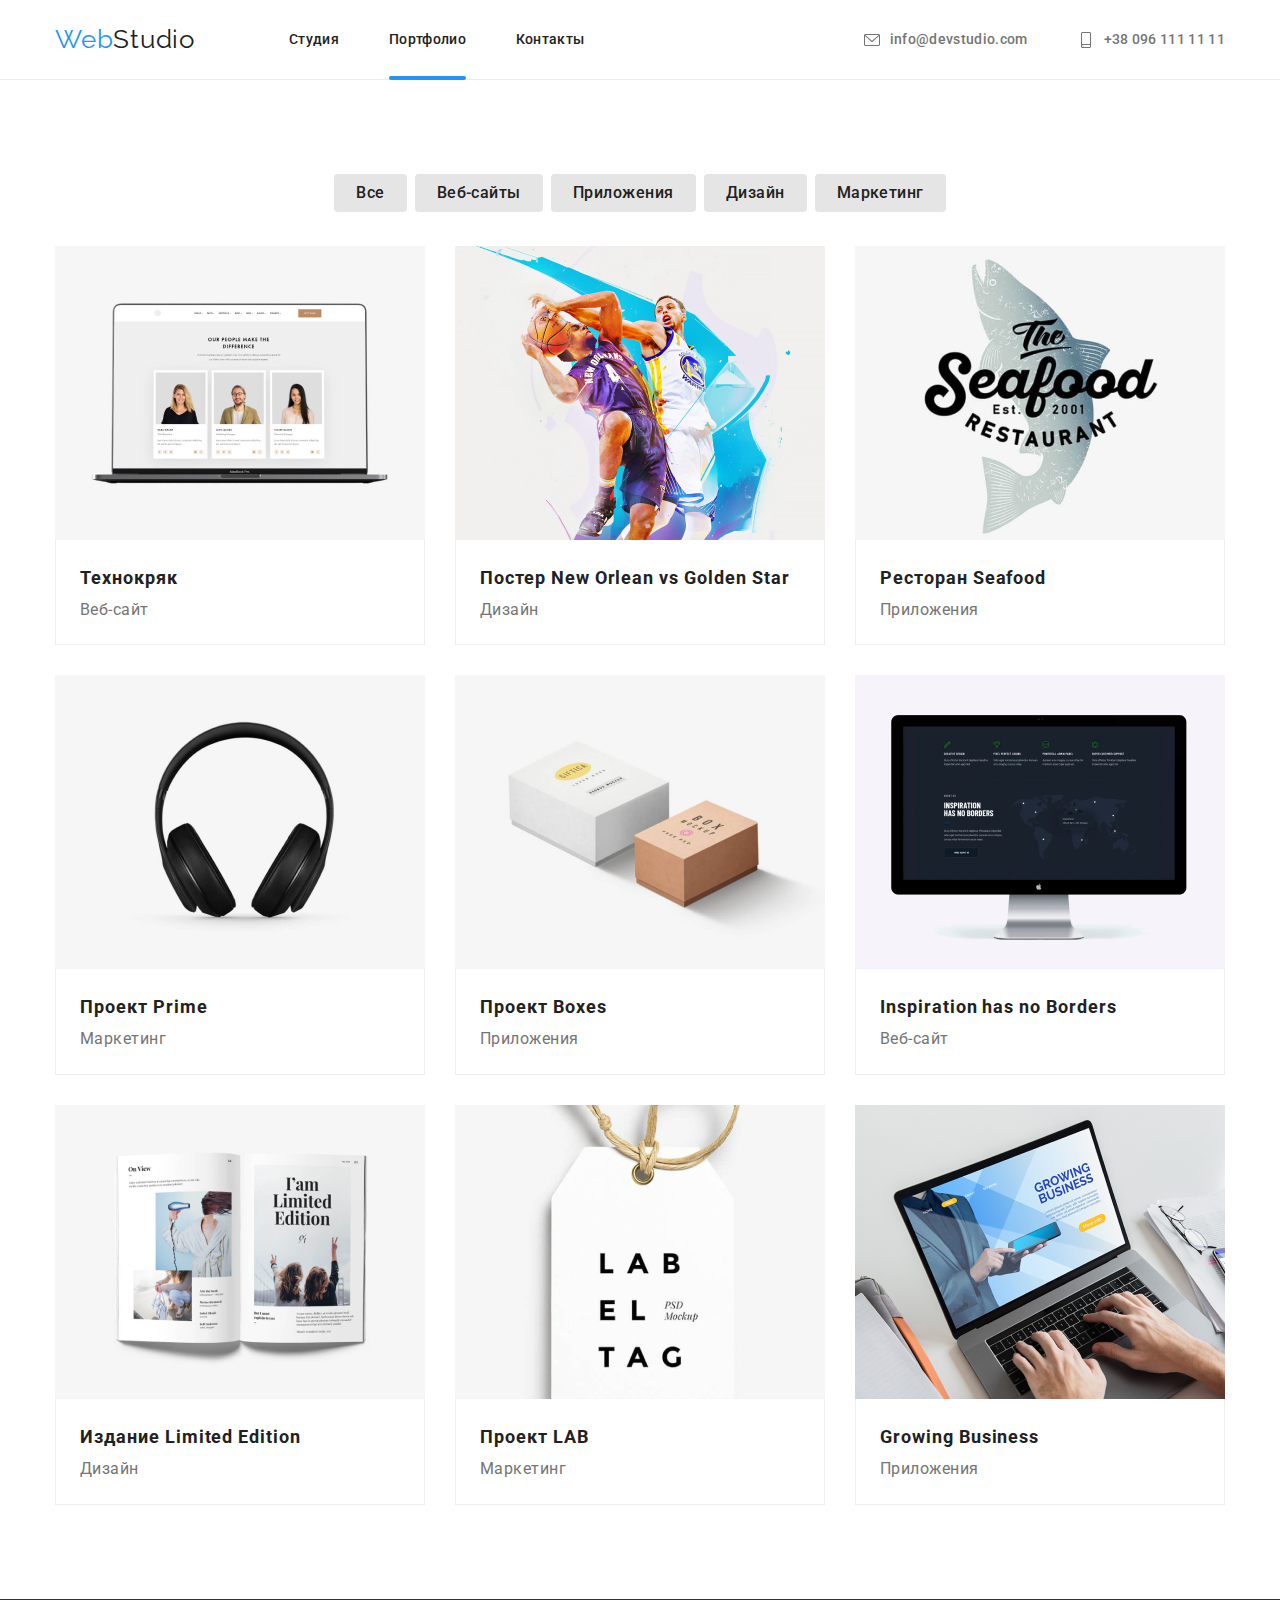
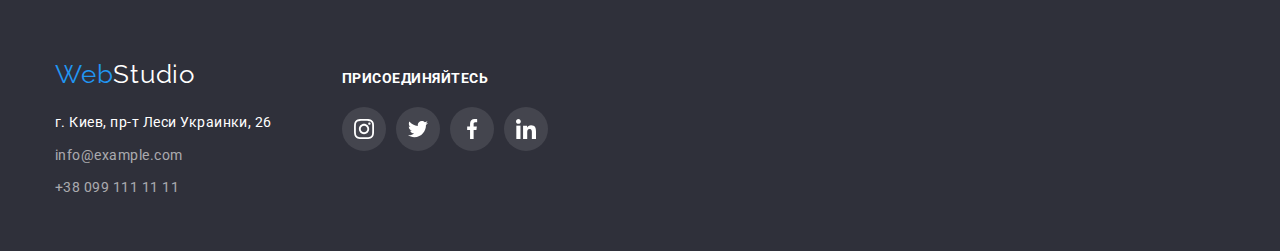
<file: portfolio.html>
<!DOCTYPE html>
<html lang="ru">
  <head>
    <meta charset="UTF-8" />
    <meta name="viewport" content="width=device-width, initial-scale=1.0" />
    <link
      href="https://fonts.googleapis.com/css2?family=Oleo+Script&family=Raleway:wght@700&family=Roboto:ital,wght@0,400;0,500;0,700;0,900;1,700&display=swap"
      rel="stylesheet"
    />
    <link
      rel="stylesheet"
      href="https://cdnjs.cloudflare.com/ajax/libs/modern-normalize/1.0.0/modern-normalize.min.css"
    />
    <link rel="stylesheet" href="css/style.css" />
    <title>WebStudio</title>
  </head>
  <body>
    <!--Верхняя линия-->
    <header>
      <div class="container">
        <div class="header-box">
          <a href="./index.html" class="logo"
            >Web<span style="color: #212121">Studio</span></a
          >
          <nav class="nav">
            <ul class="sait-nav">
              <li class="item">
                <a href="index.html" class="link">Студия</a>
              </li>
              <li class="item portfolio-visited">
                <a href="portfolio.html" class="link">Портфолио</a>
              </li>
              <li class="item"><a href="" class="link">Контакты</a></li>
            </ul>
          </nav>
          <ul class="link-header">
            <li class="item">
              <div class="link-box">
                <a href="mailto:info@devstudio.com" class="link"
                  ><svg class="icon" width="16px" height="20px">
                    <use
                      class="link-icon-item"
                      href="./Img/sprite.svg#envelope"
                    ></use>
                  </svg>
                  info@devstudio.com</a
                >
              </div>
            </li>
            <li class="item">
              <div class="link-box">
                <a href="tel:+380961111111" class="link">
                  <svg class="icon" width="16px" height="20px">
                    <use
                      class="link-icon-item"
                      href="./Img/sprite.svg#smartphone"
                    ></use>
                  </svg>
                  +38 096 111 11 11</a
                >
              </div>
            </li>
          </ul>
        </div>
      </div>
    </header>
    <!--Основной контент-->
    <main>
      <!--Фыльтри-->
      <section class="section">
        <div class="container">
          <h2 class="section-title visually-hidden">Фыльтри</h2>
          <ul class="filter">
            <li class="item"><a href="" class="link filter-btn">Все</a></li>
            <li class="item">
              <a href="" class="link filter-btn">Веб-сайты</a>
            </li>
            <li class="item">
              <a href="" class="link filter-btn">Приложения</a>
            </li>
            <li class="item"><a href="" class="link filter-btn">Дизайн</a></li>
            <li class="item">
              <a href="" class="link filter-btn">Маркетинг</a>
            </li>
          </ul>
          <!--Проекты-->
          <ul class="project">
            <li class="item">
              <a href="" class="project-img-link">
                <div class="test-over">
                  <img
                    src="./Img/Portfolio/img.png"
                    alt="Технокряк"
                    width="370"
                    class="project-img"
                  />
                  <div class="overlay">
                    <p class="overlay-text">
                      Технокряк это современная площадка распространения
                      коронавируса. Компании используют эту платформу для
                      цифрового шпионажа и атак на защищённые сервера
                      конкурентов.
                    </p>
                  </div>
                </div>
                <div class="project-content">
                  <h4 class="title">Технокряк</h4>
                  <p class="text">Веб-сайт</p>
                </div>
              </a>
            </li>

            <li class="item">
              <a href="" class="project-img-link">
                <div class="test-over">
                  <img
                    src="./Img/Portfolio/img(1).png"
                    alt="Постер New Orlean vs Golden Star"
                    width="370"
                    class="project-img"
                  />
                  <div class="overlay">
                    <p class="overlay-text">
                      Технокряк это современная площадка распространения
                      коронавируса. Компании используют эту платформу для
                      цифрового шпионажа и атак на защищённые сервера
                      конкурентов.
                    </p>
                  </div>
                </div>
                <div class="project-content">
                  <h4 class="title">Постер New Orlean vs Golden Star</h4>
                  <p class="text">Дизайн</p>
                </div>
              </a>
            </li>

            <li class="item">
              <a href="" class="project-img-link">
                <div class="test-over">
                  <img
                    src="./Img/Portfolio/img(2).png"
                    alt="Ресторан Seafood"
                    width="370"
                    class="project-img"
                  />
                  <div class="overlay">
                    <p class="overlay-text">
                      Технокряк это современная площадка распространения
                      коронавируса. Компании используют эту платформу для
                      цифрового шпионажа и атак на защищённые сервера
                      конкурентов.
                    </p>
                  </div>
                </div>
                <div class="project-content">
                  <h4 class="title">Ресторан Seafood</h4>
                  <p class="text">Приложения</p>
                </div>
              </a>
            </li>

            <li class="item">
              <a href="" class="project-img-link">
                <div class="test-over">
                  <img
                    src="./Img/Portfolio/img(3).png"
                    alt="Ресторан Seafood"
                    width="370"
                    class="project-img"
                  />
                  <div class="overlay">
                    <p class="overlay-text">
                      Технокряк это современная площадка распространения
                      коронавируса. Компании используют эту платформу для
                      цифрового шпионажа и атак на защищённые сервера
                      конкурентов.
                    </p>
                  </div>
                </div>
                <div class="project-content">
                  <h4 class="title">Проект Prime</h4>
                  <p class="text">Маркетинг</p>
                </div></a
              >
            </li>

            <li class="item">
              <a href="" class="project-img-link">
                <div class="test-over">
                  <img
                    src="./Img/Portfolio/img(4).png"
                    alt="Ресторан Seafood"
                    width="370"
                    class="project-img"
                  />
                  <div class="overlay">
                    <p class="overlay-text">
                      Технокряк это современная площадка распространения
                      коронавируса. Компании используют эту платформу для
                      цифрового шпионажа и атак на защищённые сервера
                      конкурентов.
                    </p>
                  </div>
                </div>
                <div class="project-content">
                  <h4 class="title">Проект Boxes</h4>
                  <p class="text">Приложения</p>
                </div></a
              >
            </li>

            <li class="item">
              <a href="" class="project-img-link">
                <div class="test-over">
                  <img
                    src="./Img/Portfolio/img(5).png"
                    alt="Ресторан Seafood"
                    width="370"
                    class="project-img"
                  />
                  <div class="overlay">
                    <p class="overlay-text">
                      Технокряк это современная площадка распространения
                      коронавируса. Компании используют эту платформу для
                      цифрового шпионажа и атак на защищённые сервера
                      конкурентов.
                    </p>
                  </div>
                </div>
                <div class="project-content">
                  <h4 class="title">Inspiration has no Borders</h4>
                  <p class="text">Веб-сайт</p>
                </div></a
              >
            </li>

            <li class="item">
              <a href="" class="project-img-link">
                <div class="test-over">
                  <img
                    src="./Img/Portfolio/img(6).png"
                    alt="Ресторан Seafood"
                    width="370"
                    class="project-img"
                  />
                  <div class="overlay">
                    <p class="overlay-text">
                      Технокряк это современная площадка распространения
                      коронавируса. Компании используют эту платформу для
                      цифрового шпионажа и атак на защищённые сервера
                      конкурентов.
                    </p>
                  </div>
                </div>
                <div class="project-content">
                  <h4 class="title">Издание Limited Edition</h4>
                  <p class="text">Дизайн</p>
                </div></a
              >
            </li>

            <li class="item">
              <a href="" class="project-img-link">
                <div class="test-over">
                  <img
                    src="./Img/Portfolio/img(7).png"
                    alt="Ресторан Seafood"
                    width="370"
                    class="project-img"
                  />
                  <div class="overlay">
                    <p class="overlay-text">
                      Технокряк это современная площадка распространения
                      коронавируса. Компании используют эту платформу для
                      цифрового шпионажа и атак на защищённые сервера
                      конкурентов.
                    </p>
                  </div>
                </div>
                <div class="project-content">
                  <h4 class="title">Проект LAB</h4>
                  <p class="text">Маркетинг</p>
                </div></a
              >
            </li>

            <li class="item">
              <a href="" class="project-img-link">
                <div class="test-over">
                  <img
                    src="./Img/Portfolio/img(8).png"
                    alt="Ресторан Seafood"
                    width="370"
                    class="project-img"
                  />
                  <div class="overlay">
                    <p class="overlay-text">
                      Технокряк это современная площадка распространения
                      коронавируса. Компании используют эту платформу для
                      цифрового шпионажа и атак на защищённые сервера
                      конкурентов.
                    </p>
                  </div>
                </div>
                <div class="project-content">
                  <h4 class="title">Growing Business</h4>
                  <p class="text">Приложения</p>
                </div></a
              >
            </li>
          </ul>
        </div>
      </section>
    </main>
    <!--Подвал-->
    <footer class="footer">
      <div class="container footer">
        <div>
          <a href="./index.html" lang="en" class="logo"
            >Web<span style="color: #ffffff">Studio</span>
          </a>
          <ul class="link-footer">
            <li>г. Киев, пр-т Леси Украинки, 26</li>
            <li class="link">
              <a href="mailto:info@example.com">info@example.com</a>
            </li>
            <li class="link">
              <a href="tel:+380991111111">+38 099 111 11 11</a>
            </li>
          </ul>
        </div>
        <div class="footer-social-container">
          <h2 class="social-list-title">присоединяйтесь</h2>
          <ul class="footer-social-list">
            <li class="footer-social-item">
              <a href="" class="footer-social-link"
                ><svg class="social-list-icon">
                  <use href="./Img/sprite.svg#instagram"></use>
                </svg>
              </a>
            </li>
            <li class="footer-social-item">
              <a href="" class="footer-social-link"
                ><svg class="social-list-icon">
                  <use href="./Img/sprite.svg#twitter"></use>
                </svg>
              </a>
            </li>
            <li class="footer-social-item">
              <a href="" class="footer-social-link"
                ><svg class="social-list-icon">
                  <use href="./Img/sprite.svg#facebook"></use>
                </svg>
              </a>
            </li>
            <li class="footer-social-item">
              <a href="" class="footer-social-link"
                ><svg class="social-list-icon">
                  <use href="./Img/sprite.svg#linkedin"></use>
                </svg>
              </a>
            </li>
          </ul>
        </div>
      </div>
    </footer>
  </body>
</html>
</file>
<file: css/style.css>
/* Навигация
    1)index.html
    2)portfolio */
/* Основной цвет #212121 */
/* Вторычний цвет #757575 */
/* Цвет белый #ffffff */
/* Акцент #2196F3 */
/* Цвет фона #E5E5E5*/
/* Вторычний цвет фона 2F303A*/
/* Убирает отсутпи */

/* Текст Roboto 400 500 700 900  sans-serif*/
/* Текст Raleway 700  sans-serif*/

/* Изменяем на тип блока бордер-бокс */

*,
*::before,
*::after {
  box-sizing: border-box;
}
html {
  box-sizing: inherit;
}
:root {
  --primary-text-color: #757575;
  --title-text-color: #212121;
  --accent-color: #2196f3;
  --primary-background-color: #e5e5e5;
  --white-color: #ffffff;
  --footer-background: #2f303a;
  --footer-link-color: rgba(255, 255, 255, 0.6);
  --animation-time: color 250ms cubic-bezier(0.4, 0, 0.2, 1);
  /* index.html */
  --team-background: #f5f4fa;
  --hero-background: #2f303a;
  --hero-gradient: rgba(47, 48, 58, 0.4);
}
/* Скривает текст */
.visually-hidden {
  position: absolute;
  width: 1px;
  height: 1px;
  margin: -1px;
  border: 0;
  padding: 0;
  white-space: nowrap;
  clip-path: inset(100%);
  clip: rect(0 0 0 0);
  overflow: hidden;
}
/* Body */
body {
  color: var(--primary-text-color);
  background-color: var(--white-color);
  font-family: roboto, sans-serif;
  letter-spacing: 0.03em;
  /* Убирает автоматические отступи */
  margin: 0px;
}

/* Убирает подчеркивание ссылок */
a {
  text-decoration: none;
}

/* Удаляет точки возли списков */
li {
  list-style: none;
}
ul {
  padding-left: 0px;
  padding: 0px;
  margin: 0px;
}

/* Header */

/* portfolio-visited */
.portfolio-visited {
  position: relative;
}
.portfolio-visited .link::before {
  content: "";

  position: absolute;
  bottom: 0;
  border-bottom: 4px solid var(--accent-color);
  border-radius: 2px;

  text-align: center;
  width: 100%;
}
.portfolio-visited .link:visited {
  color: var(--accent-color);
}
/* index-visited */
.index-visited {
  position: relative;
}
.index-visited .link::before {
  content: "";

  position: absolute;
  bottom: 0;

  border-bottom: 4px solid var(--accent-color);
  border-radius: 2px;

  text-align: center;
  width: 100%;
}
.index-visited .link:visited {
  color: var(--accent-color);
}

header {
  height: 80px;
  letter-spacing: 0.02em;
  border-bottom: 1px solid #ececec;
}
.header-box {
  display: flex;
  justify-content: center;
  align-items: center;
}
/* Цвет и ховери ссылок */

/* SAIT-nav */
.nav {
  margin-left: 94px;
}
.sait-nav {
  display: flex;
}
.sait-nav .link {
  transition: var(--animation-time);
}
.sait-nav .item + .item {
  margin-left: 50px;
}
.sait-nav a {
  display: block;
  padding-top: 32px;
  padding-bottom: 32px;

  color: var(--title-text-color);

  font-weight: 500;
  font-size: 14px;
  line-height: 1.14;
}

.sait-nav .link:hover,
.sait-nav .link:focus {
  color: var(--accent-color);
}

/* LINK-header */
.link-header {
  display: flex;
  margin-left: auto;
}
.link-header .item + .item {
  margin-left: 50px;
}
.link-header a {
  padding-top: 30px;
  padding-bottom: 30px;

  color: var(--primary-text-color);
  font-weight: 500;
  font-size: 14px;
  line-height: 1.14;
}
.link-header .link {
  transition: var(--animation-time);
}
.link-header .link:hover,
.link-header .link:focus {
  color: var(--accent-color);
}

.link-box .link {
  display: flex;
  justify-content: center;
  align-items: center;
  color: var(--primary-text-color);
}
.link .icon {
  margin-right: 10px;
  padding: 0;
}
.link-icon-item {
  fill: currentColor;
}

/* ===============Logo ================*/
.logo {
  color: var(--accent-color);
  font-family: Raleway, sans-serif;
  font-size: 26px;
  line-height: 1.2;
  letter-spacing: 0.03em;
  padding-bottom: 24px;
  padding-top: 24px;
}

/* ==============Footer============== */
.container.footer {
  display: flex;
  justify-content: left;
  padding-top: 60px;
  padding-bottom: 60px;
}
.footer {
  height: 252px;
  color: var(--white-color);
  background-color: var(--footer-background);
  font-size: 14px;
  line-height: 1.7;
}
.link-footer .link a {
  color: var(--footer-link-color);
}
.link-footer .link {
  margin-top: 9px;
}
.link-footer {
  margin-top: 20px;
}

.footer-social-container {
  margin-left: 70px;
}
.social-list-title {
  margin: 0;
  margin-bottom: 20px;

  font-weight: 700;
  font-size: 14px;
  line-height: 1.14;
  text-transform: uppercase;
  padding-top: 12px;
}
.footer-social-link {
  display: flex;
  justify-content: center;
  align-items: center;

  background-color: rgba(255, 255, 255, 0.1);
  color: var(--white-color);

  border-radius: 50%;
  width: 44px;
  height: 44px;
  transition: background-color 250ms linear;
}
.footer-social-link:hover,
.footer-social-link:focus {
  background-color: var(--accent-color);
}
.footer-social-list {
  display: flex;
}
.footer-social-item {
  margin-right: 10px;
}
.social-list-icon {
  fill: currentColor;
  transition: fill 250ms linear;
}
/* CONTAINER */
.container {
  width: 1200px;
  padding-left: 15px;
  padding-right: 15px;
  margin-left: auto;
  margin-right: auto;
}

/* INDEX.HTML */
/* Hero */
.hero-background {
  background-image: linear-gradient(
      to right,
      var(--hero-gradient),
      var(--hero-gradient)
    ),
    url(../Img/hero-backgraund.jpg);
  background-repeat: no-repeat;
  background-size: cover;

  height: 600px;
  margin-top: 0px;

  background-color: var(--hero-background);
  letter-spacing: 0.06em;
  text-align: center;
}
.container.hero {
  padding-top: 200px;
  padding-bottom: 200px;
}

.hero-title {
  color: var(--white-color);
  font-weight: 900;
  font-size: 44px;
  line-height: 1.36;
  margin-top: 0px;
  margin-bottom: 30px;
}

.hero-btn {
  display: inline-block;
  padding: 16px 30px;
  border-radius: 4px;
  text-align: center;
  min-width: 200px;
  border-color: #94a39400;
  color: var(--white-color);
  background-color: var(--accent-color);
  box-shadow: 0px 4px 4px rgba(0, 0, 0, 0.15);
}
/* Section */
.section {
  padding-top: 94px;
}
.section-title {
  color: var(--title-text-color);
  font-weight: 700;
  font-size: 36px;
  line-height: 1.16;
  text-align: center;

  margin: 0px;
  padding-bottom: 50px;
}

/* Advantage-приемущества */

.advantage-box {
  display: flex;
  justify-content: space-around;
}
.advantage > .item + .item {
  margin-left: 30px;
}
.advantage-icon-container {
  display: flex;
  justify-content: center;
  align-items: center;
  margin-bottom: 30px;
  height: 120px;

  background-color: var(--team-background);
}
.advantage .title {
  color: var(--title-text-color);
  font-weight: 700;
  font-size: 14px;
  line-height: 1.14;

  margin: 0px;
  margin-bottom: 10px;
}
.advantage .text {
  font-size: 14px;
  line-height: 1.7;
  margin: 0px;
}
/* what-we-do */
.what-do-list {
  display: flex;
  padding-bottom: 94px;
}
.what-do-list > .item {
  justify-content: space-around;
}
.what-do-list > .item + .item {
  margin-left: 30px;
}
.what-do-list .item .thumb {
  background-color: rgba(47, 48, 58, 0.8);
}
.what-do-list .item .thumb {
  display: flex;
  justify-content: center;
  align-items: center;

  position: relative;
}
.what-do-text {
  display: inline-block;
  width: 100%;
  position: absolute;
  bottom: 0;
  margin: 0;
  padding-bottom: 27px;
  padding-top: 27px;

  font-weight: 700;
  font-size: 14px;
  line-height: 1.14;
  text-align: center;
  text-transform: uppercase;

  color: #ffffff;
  background-color: rgba(47, 48, 58, 0.8);
}

/* Team-команда */
.section-team {
  background-color: var(--team-background);
}
.team-box {
  display: flex;
  padding-bottom: 94px;
}
.team-box > .item {
  justify-content: space-between;
}
.team > .item + .item {
  margin-left: 30px;
}
.team .card-bg {
  background-color: #fff;
  box-shadow: 0px 1px 3px rgba(0, 0, 0, 0.12), 0px 1px 1px rgba(0, 0, 0, 0.14),
    0px 2px 1px rgba(0, 0, 0, 0.2);
  border-radius: 0px 0px 4px 4px;
}

.team .name {
  color: var(--title-text-color);
  font-weight: 500;
  font-size: 16px;
  line-height: 1.2;
  margin: 0px;
  margin-bottom: 10px;
  text-align: center;
}
.team-img {
  margin-bottom: 30px;
}
.team .work {
  font-size: 16px;
  line-height: 1.2;
  margin: 0px;
  text-align: center;
}
.social-list-icon {
  height: 20px;
  width: 20px;
  fill: currentColor;

  transition: fill 250ms linear;
}

.social-list-item-link:hover,
.social-list-item-link:focus {
  color: var(--white-color);
  background-color: var(--accent-color);
}
.social-list-item-link {
  display: flex;
  justify-content: center;
  align-items: center;
  color: #afb1b8;
  border-radius: 50%;
  width: 44px;
  height: 44px;

  transition: background-color 250ms linear;
}
.social-list {
  display: flex;
  padding: 16px 32px 30px;
}
.social-list-item {
  border-radius: 50%;

  color: #afb1b8;
}
.social-list > .social-list-item + .social-list-item {
  margin-left: 10px;
}

/* Customers */
.customers-list {
  display: flex;
  justify-content: space-between;
  padding-bottom: 94px;
}
.customers-list .customers-link {
  display: flex;
  align-items: center;
  justify-content: center;
  color: #afb1b8;
  height: 90px;
  width: 170px;
  border: 1px solid #afb1b8;
  border-radius: 4px;
}
.customers-link:hover,
.customers-link:focus {
  color: var(--accent-color);
  border: 1px solid var(--accent-color);
}
.customers-link {
  transition: border-color 250ms linear;
  transition: color 250ms linear;
}
.customers-icon {
  fill: currentColor;
}

/* PORTFOLIO.HTML
Filter-фыльтри*/
.filter {
  display: flex;
  padding-bottom: 34px;
  justify-content: center;
}

.filter .item + .item {
  margin-left: 8px;
}
.filter-title {
  color: var(--title-text-color);
}
.filter .link {
  color: var(--title-text-color);
  background-color: var(--primary-background-color);
  font-weight: 500;
  font-size: 16px;
  line-height: 1.6;
  transition: background-color 250ms linear;
}
.filter .link:hover,
.filter .link:focus {
  color: var(--white-color);
  background-color: var(--accent-color);
  box-shadow: 0px 3px 1px rgba(0, 0, 0, 0.1), 0px 1px 2px rgba(0, 0, 0, 0.08),
    0px 2px 2px rgba(0, 0, 0, 0.12);
  /* transition: color 250ms linear; */
}
.filter-btn {
  display: inline-block;
  padding: 6px 22px;
  border-radius: 4px;
}
/* Project */
.project {
  display: flex;
  flex-wrap: wrap;
  margin-left: -30px;
  margin-top: -30px;
  letter-spacing: 0.06em;
  margin-bottom: 94px;
}
.project-img-link {
  display: inline-block;
  margin: 0;
  color: var(--primary-text-color);
}
.project-img-link:hover,
.project-img-link:focus {
  box-shadow: 0px 1px 1px rgba(0, 0, 0, 0.12), 0px 4px 4px rgba(0, 0, 0, 0.06),
    1px 4px 6px rgba(0, 0, 0, 0.16);
}

.project .item {
  /* position: relative; */
  margin-left: 30px;
  margin-top: 30px;
  flex-basis: calc(100% / 3 - 30px);
}
.project-content {
  border-right-width: 1px;
  border-right-style: solid;
  border-right-color: #eeeeee;

  border-bottom-width: 1px;
  border-bottom-style: solid;
  border-bottom-color: #eeeeee;

  border-left-width: 1px;
  border-left-style: solid;
  border-left-color: #eeeeee;

  padding: 20px 24px;
}

.project .title {
  color: var(--title-text-color);
  font-weight: 700;
  font-size: 18px;
  line-height: 2;
  margin: 0;
}
.project .text {
  font-size: 16px;
  line-height: 1.8;
  letter-spacing: 0.03em;
  margin: 0;
}
.project-img {
  display: block;
  max-width: 100%;
  height: auto;
}
.overlay {
  display: flex;
  justify-content: center;
  align-items: center;

  position: absolute;
  width: 100%;
  height: 100%;
  top: 0;

  background-color: rgba(33, 150, 243, 0.9);

  transform: translatey(100%);
  transition: transform 250ms cubic-bezier(0.4, 0, 0.2, 1);
}

.test-over {
  position: relative;
  overflow: hidden;
}
.project-img-link:hover .overlay,
.project-img-link:focus .overlay {
  transform: translateY(0);
}
.overlay-text {
  margin: 0;
  color: var(--white-color);
  padding: 63px 24px;
  font-style: 400;
  font-size: 18px;
  line-height: 1.5;

  letter-spacing: 0.03em;
}

/* =========modal========== */
.backdrop {
  position: fixed;
  left: 0;
  top: 0;
  width: 100%;
  height: 100%;
  background: rgba(0, 0, 0, 0.2);
  transition: all 250ms linear;
}

.modal {
  position: relative;
  width: 528px;
  height: 581px;
  top: 50%;
  left: 50%;
  transform: translate(-50%, -50%);
  transition: transform 250ms;
  background: #ffffff;

  box-shadow: 0px 1px 3px rgba(0, 0, 0, 0.12), 0px 1px 1px rgba(0, 0, 0, 0.14),
    0px 2px 1px rgba(0, 0, 0, 0.2);
  border-radius: 4px;
}
.backdrop.is-hidden .modal {
  transform: scale(0.2);
}

.close-btn {
  position: absolute;
  display: flex;
  justify-content: center;
  align-items: center;
  padding: 0;

  top: 8px;
  right: 8px;

  width: 30px;
  height: 30px;

  cursor: pointer;
  border: 1px solid rgba(0, 0, 0, 0.1);
  border-radius: 50%;
  background-color: rgba(0, 0, 0, 0);
}
.svg-close {
  height: 18px;
  width: 18px;
}
.is-hidden {
  opacity: 0;
  visibility: hidden;
  pointer-events: none;
}
</file>
